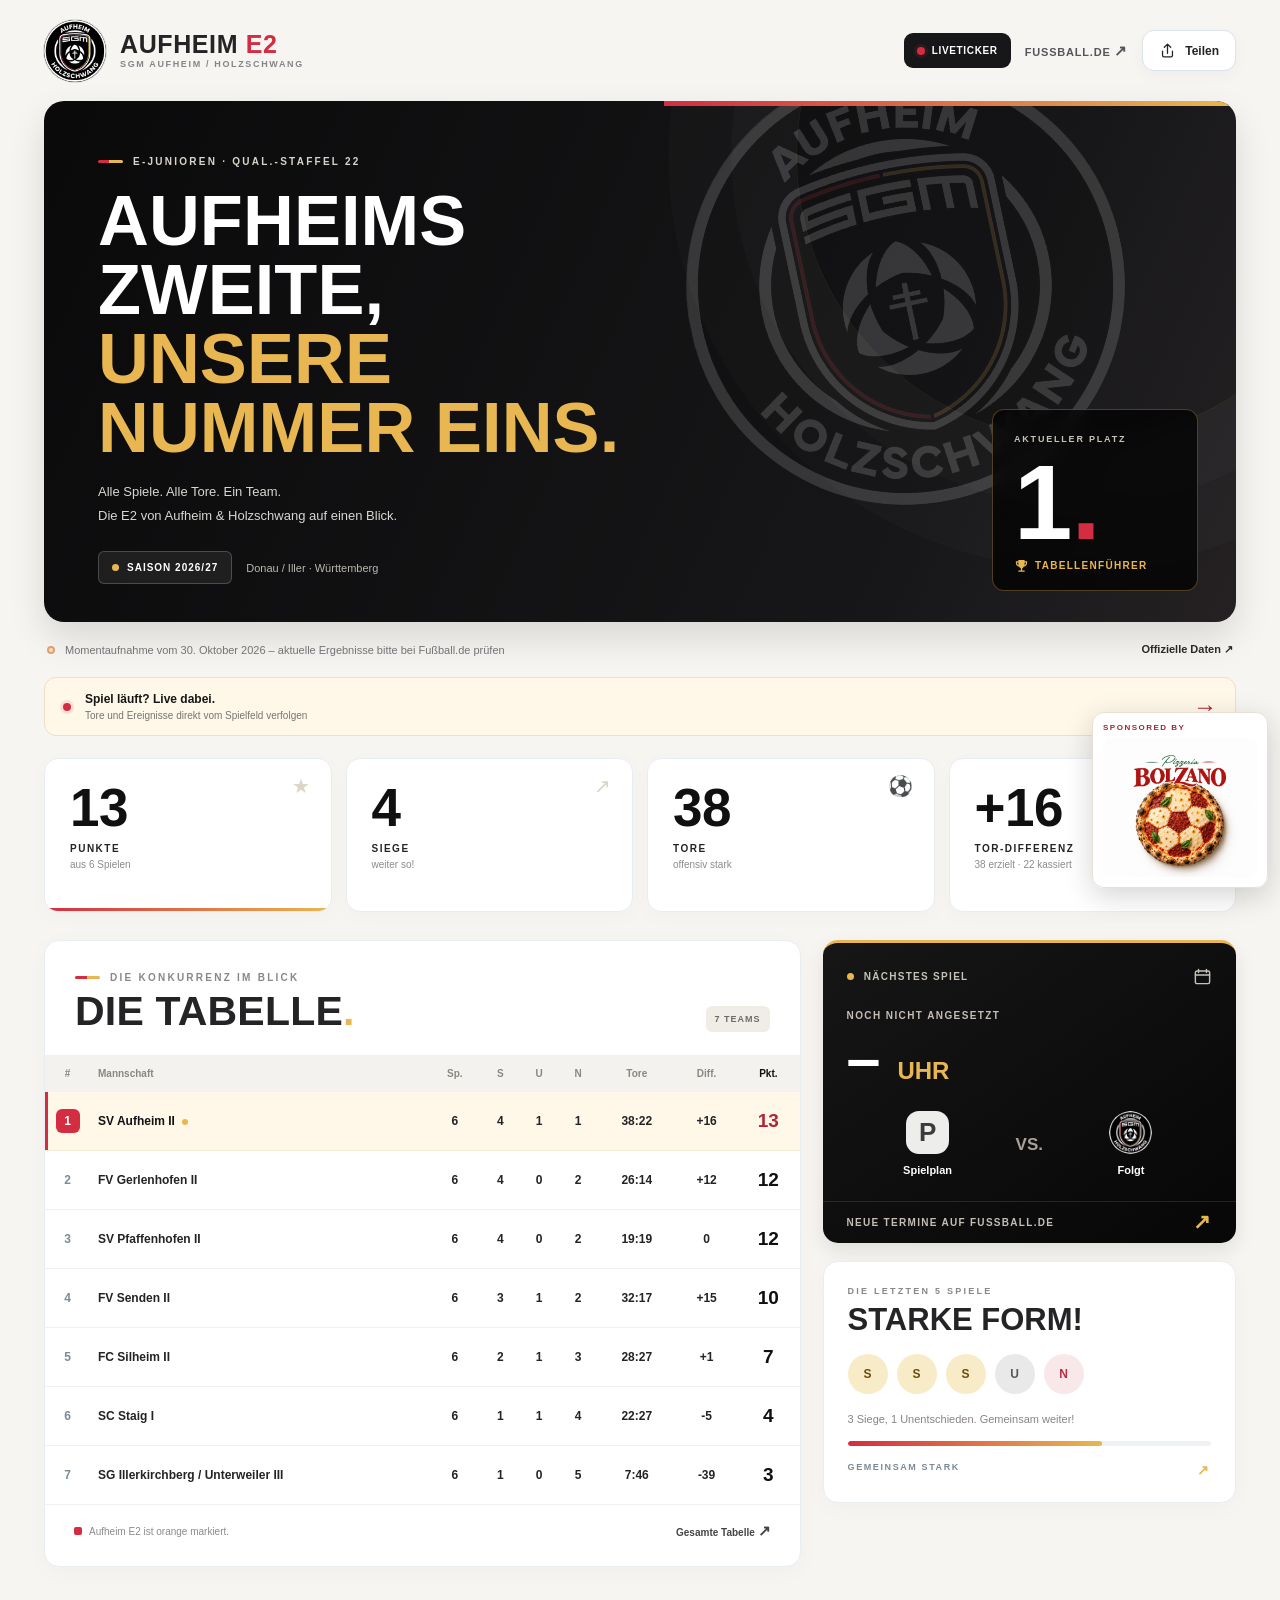
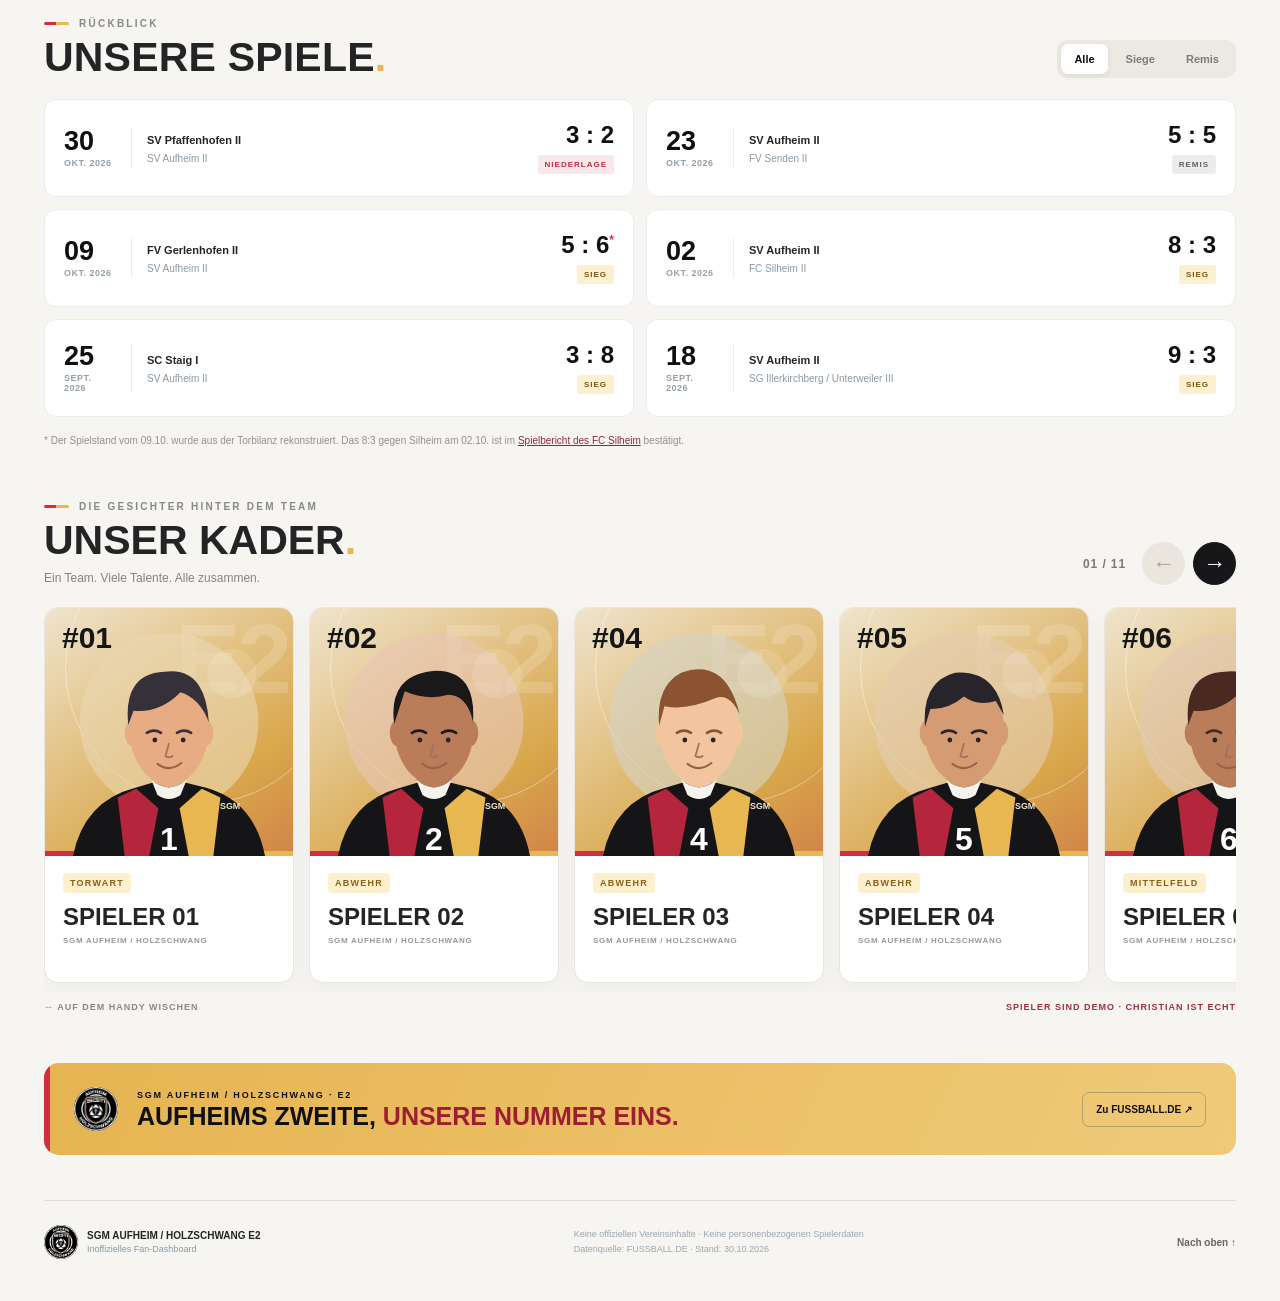
<file: index.html>
<!doctype html>
<html lang="de">
  <head>
    <meta charset="utf-8" />
    <meta name="viewport" content="width=device-width, initial-scale=1, viewport-fit=cover" />
    <meta name="theme-color" content="#101011" />
    <meta name="description" content="Inoffizielles mobiles Team-Dashboard der SV Aufheim E2 mit Tabelle, Ergebnissen und Spielterminen." />
    <meta property="og:title" content="SV Aufheim E2 – Team-Dashboard" />
    <meta property="og:description" content="Tabelle, Ergebnisse und nächste Spiele auf einen Blick." />
    <title>SV Aufheim E2 · Team-Dashboard</title>
    <link rel="stylesheet" href="styles.css?v=20261101c" />
    <script>
      // Jede neue Seitenöffnung prüft den zuletzt veröffentlichten Tabellenstand.
      // GitHub Pages und mobile Browser cachen statische Dateien andernfalls
      // teils mehrere Minuten auch nach einem erfolgreichen Workflow.
      (() => {
        const data = document.createElement("script");
        data.src = `data.js?fresh=${Date.now()}`;
        const loadApp = () => {
          const appendApp = () => {
            const app = document.createElement("script");
            app.src = "app.js?v=20261101c";
            document.head.append(app);
          };
          if (document.readyState === "loading") document.addEventListener("DOMContentLoaded", appendApp, { once: true });
          else appendApp();
        };
        data.onload = loadApp;
        data.onerror = loadApp;
        document.head.append(data);
      })();
    </script>
  </head>
  <body>
    <div class="page-shell">
      <header class="topbar" aria-label="Hauptnavigation">
        <a class="brand" href="#start" aria-label="Aufheim E2 – zum Anfang">
          <img class="crest" src="logo.png" width="62" height="62" alt="Wappen der SGM Aufheim Holzschwang" />
          <span class="brand-text"><strong>AUFHEIM <span>E2</span></strong><small>SGM AUFHEIM / HOLZSCHWANG</small></span>
        </a>
        <div class="nav-actions">
          <a class="live-nav-link" href="ticker.html"><span class="live-nav-dot"></span> LIVETICKER</a>
          <a class="source-link source-link-top" id="top-source" target="_blank" rel="noopener noreferrer" href="https://www.fussball.de/">FUSSBALL.DE <span aria-hidden="true">↗</span></a>
          <button class="share-button" id="share-button" type="button" aria-label="Seite teilen">
            <svg viewBox="0 0 24 24" width="17" height="17" fill="none" stroke="currentColor" stroke-width="1.8" stroke-linecap="round" stroke-linejoin="round" aria-hidden="true"><path d="M12 16V3m0 0 4.5 4.5M12 3 7.5 7.5"/><path d="M5 13v6a2 2 0 0 0 2 2h10a2 2 0 0 0 2-2v-6"/></svg>
            <span>Teilen</span>
          </button>
        </div>
      </header>

      <main id="start">
        <section class="hero" aria-labelledby="hero-title">
          <div class="hero-glow" aria-hidden="true"></div>
          <img class="hero-mark" src="logo.png" width="400" height="400" alt="" aria-hidden="true" />
          <div class="hero-copy">
            <div class="eyebrow light"><span class="eyebrow-dash"></span><span id="competition">E-JUNIOREN · QUAL.-STAFFEL 22</span></div>
            <h1 id="hero-title">Aufheims Zweite,<br /><em>unsere Nummer eins.</em></h1>
            <p>Alle Spiele. Alle Tore. Ein Team.<br />Die E2 von Aufheim & Holzschwang auf einen Blick.</p>
            <div class="hero-bottom">
              <span class="season-pill"><span class="orange-dot"></span><span id="season">SAISON 2026/27</span></span>
              <span class="hero-detail">Donau / Iller · Württemberg</span>
            </div>
          </div>
          <div class="hero-ranking" aria-label="Aktueller Tabellenplatz">
            <span class="ranking-kicker">AKTUELLER PLATZ</span>
            <div class="ranking-big"><span id="hero-rank">1</span><span class="ranking-period">.</span></div>
            <span class="ranking-label"><svg viewBox="0 0 24 24" width="15" height="15" fill="currentColor" aria-hidden="true"><path d="M7 3h10v2h4v3c0 3.2-2.4 5.7-5.5 5.9a5.5 5.5 0 0 1-2.5 2.9V20h4v2H7v-2h4v-3.3a5.5 5.5 0 0 1-2.5-2.8C5.4 13.7 3 11.2 3 8V5h4V3Zm0 4H5v1c0 1.6.8 2.9 2.2 3.5A9.8 9.8 0 0 1 7 9.7V7Zm10 0v2.7a9.8 9.8 0 0 1-.2 1.8C18.2 10.9 19 9.6 19 8V7h-2Z"/></svg> TABELLENFÜHRER</span>
          </div>
        </section>

        <div class="data-banner" role="status"><span class="banner-dot" aria-hidden="true"></span><span id="data-banner-text">Verifizierter Tabellenstand vom 30. Oktober 2026</span><a id="data-banner-source" href="https://www.fussball.de/" target="_blank" rel="noopener noreferrer">Offizielle Daten <span aria-hidden="true">↗</span></a></div>
        <a class="ticker-promo" href="ticker.html"><span class="live-nav-dot"></span><span><strong>Spiel läuft? Live dabei.</strong><small>Tore und Ereignisse direkt vom Spielfeld verfolgen</small></span><span aria-hidden="true">→</span></a>

        <section class="stat-grid" aria-label="Teamstatistik">
          <div class="stat-card"><span class="stat-icon" aria-hidden="true">★</span><span class="stat-value" id="stat-points">13</span><span class="stat-label">PUNKTE</span><span class="stat-hint">aus 5 Spielen</span></div>
          <div class="stat-card"><span class="stat-icon" aria-hidden="true">↗</span><span class="stat-value" id="stat-wins">4</span><span class="stat-label">SIEGE</span><span class="stat-hint">weiter so!</span></div>
          <div class="stat-card"><span class="stat-icon" aria-hidden="true">⚽</span><span class="stat-value" id="stat-goals">36</span><span class="stat-label">TORE</span><span class="stat-hint">offensiv stark</span></div>
          <div class="stat-card"><span class="stat-icon" aria-hidden="true">＋</span><span class="stat-value" id="stat-difference">+17</span><span class="stat-label">TOR-DIFFERENZ</span><span class="stat-hint">36 erzielt · 19 kassiert</span></div>
        </section>

        <div class="content-grid">
          <section class="panel standings-panel" id="tabelle" aria-labelledby="standings-title">
            <div class="section-heading"><div><div class="eyebrow"><span class="eyebrow-dash"></span> DIE KONKURRENZ IM BLICK</div><h2 id="standings-title">Die Tabelle<span class="orange-stop">.</span></h2></div><span class="round-label" id="league-team-count">7 TEAMS</span></div>
            <div class="table-scroller">
              <table class="league-table" aria-describedby="table-note">
                <thead><tr><th scope="col">#</th><th scope="col">Mannschaft</th><th scope="col">Sp.</th><th scope="col" class="desktop-col">S</th><th scope="col" class="desktop-col">U</th><th scope="col" class="desktop-col">N</th><th scope="col" class="desktop-col">Tore</th><th scope="col">Diff.</th><th scope="col" class="points-col">Pkt.</th></tr></thead>
                <tbody id="standings-body"></tbody>
              </table>
            </div>
            <div class="panel-foot"><p id="table-note"><span class="legend-indicator"></span> Aufheim E2 ist orange markiert.</p><a id="table-source" href="https://www.fussball.de/" target="_blank" rel="noopener noreferrer">Gesamte Tabelle <span aria-hidden="true">↗</span></a></div>
          </section>

          <aside class="sidebar" aria-label="Spiele und Form">
            <section class="next-match-card" id="naechstes-spiel" aria-labelledby="next-match-title">
              <div class="match-card-top"><span><span class="next-dot"></span> NÄCHSTES SPIEL</span><svg viewBox="0 0 24 24" width="19" height="19" fill="none" stroke="currentColor" stroke-width="1.8" stroke-linecap="round" stroke-linejoin="round" aria-hidden="true"><rect x="3" y="5" width="18" height="16" rx="2"/><path d="M7 3v4m10-4v4M3 10h18"/></svg></div>
              <div class="match-date" id="next-date">FR · 30. OKTOBER</div>
              <div class="match-time" id="next-time">16:15 <span>UHR</span></div>
              <div class="fixture-teams"><div class="fixture-team"><span class="mini-crest opponent">P</span><span id="next-home">SV Pfaffenhofen II</span></div><span class="fixture-versus">VS.</span><div class="fixture-team"><img class="mini-crest our-team" src="logo.png" width="43" height="43" alt="" /><span id="next-away">SV Aufheim II</span></div></div>
              <div class="match-bottom"><span id="next-note">AUSWÄRTSSPIEL</span><a id="next-source" href="https://www.fussball.de/" target="_blank" rel="noopener noreferrer" aria-label="Spiel auf Fußball.de ansehen">↗</a></div>
            </section>

            <section class="form-card" aria-labelledby="form-title">
              <div class="form-header"><span class="eyebrow">DIE LETZTEN 5 SPIELE</span><h3 id="form-title">Starke Form!</h3></div>
              <div class="form-circles" id="form-circles" aria-label="Formkurve"></div>
              <p id="form-copy">Vier Siege, ein Unentschieden. Noch ungeschlagen.</p>
              <div class="form-rule"><div id="form-rule-fill"></div></div>
              <span class="form-footer">GEMEINSAM STARK <span aria-hidden="true">↗</span></span>
            </section>
          </aside>
        </div>

        <section class="results-section" id="ergebnisse" aria-labelledby="results-title">
          <div class="section-heading results-heading"><div><div class="eyebrow"><span class="eyebrow-dash"></span> RÜCKBLICK</div><h2 id="results-title">Unsere Spiele<span class="orange-stop">.</span></h2></div><div class="filter-buttons" role="group" aria-label="Spiele filtern"><button class="filter-button active" type="button" data-filter="all" aria-pressed="true">Alle</button><button class="filter-button" type="button" data-filter="win" aria-pressed="false">Siege</button><button class="filter-button" type="button" data-filter="draw" aria-pressed="false">Remis</button></div></div>
          <div class="result-list" id="result-list" aria-live="polite"></div>
          <p class="results-note">* Der Spielstand vom 09.10. wurde aus der Torbilanz rekonstruiert. Das 8:3 gegen Silheim am 02.10. ist im <a href="https://www.fcsilheim.de/aktuelles/" target="_blank" rel="noopener noreferrer">Spielbericht des FC Silheim</a> bestätigt.</p>
        </section>


        <section class="squad-section" id="kader" aria-labelledby="squad-title">
          <div class="squad-head">
            <div>
              <div class="eyebrow"><span class="eyebrow-dash"></span> DIE GESICHTER HINTER DEM TEAM</div>
              <h2 id="squad-title">Unser Kader<span class="orange-stop">.</span></h2>
              <p class="squad-subtitle">Ein Team. Viele Talente. Alle zusammen.</p>
            </div>
            <div class="squad-controls" role="group" aria-label="Spieler-Galerie steuern">
              <span class="squad-counter" id="squad-counter" aria-live="polite">01 / 11</span>
              <button class="squad-arrow" id="squad-prev" type="button" aria-label="Vorheriger Spieler">←</button>
              <button class="squad-arrow" id="squad-next" type="button" aria-label="Nächster Spieler">→</button>
            </div>
          </div>
          <div class="squad-track" id="squad-track" role="region" aria-label="Spielerporträts – nach links und rechts wischen" tabindex="0"></div>
          <div class="squad-bottom"><span>↔ AUF DEM HANDY WISCHEN</span><span class="squad-demo-label">SPIELER SIND DEMO · CHRISTIAN IST ECHT</span></div>
        </section>

        <section class="closing-strip" aria-label="Team-Motto"><img class="closing-ball" src="logo.png" width="44" height="44" alt="" /><div><span class="closing-kicker">SGM AUFHEIM / HOLZSCHWANG · E2</span><strong>Aufheims Zweite, <em>unsere Nummer eins.</em></strong></div><a id="closing-source" href="https://www.fussball.de/" target="_blank" rel="noopener noreferrer">Zu FUSSBALL.DE <span aria-hidden="true">↗</span></a></section>
      </main>

      <footer class="site-footer"><div class="footer-brand"><img class="footer-circle" src="logo.png" width="34" height="34" alt="" /><span><strong>SGM AUFHEIM / HOLZSCHWANG E2</strong><small>Inoffizielles Fan-Dashboard</small></span></div><p>Keine offiziellen Vereinsinhalte · Keine personenbezogenen Spielerdaten<br />Datenquelle: FUSSBALL.DE · Stand: <span id="footer-updated">30.10.2026</span></p><a href="#start" class="back-to-top">Nach oben ↑</a></footer>
    </div>
    <aside class="sponsor-strip" aria-label="Werbung: Pizzeria Bolzano">
      <div class="sponsor-card">
        <span class="sponsor-label">SPONSORED BY</span>
        <img class="sponsor-image" src="sponsor-bolzano.jpg" alt="Pizzeria Bolzano – Fußball-Pizza" loading="eager" width="205" height="176" />
      </div>
    </aside>
    <div class="toast" id="toast" role="status" aria-live="polite"></div>
  </body>
</html>
</file>
<file: styles.css>
:root { color-scheme: light; --navy:#101011; --navy-2:#2b2b2d; --orange:#e8b751; --red:#d42d41; --ink:#242426; --muted:#77777a; --line:#e8e6e2; --paper:#f6f5f2; --green:#a77b26; --font-head:'Arial Narrow',Impact,sans-serif; --font-body:-apple-system,BlinkMacSystemFont,'Segoe UI',Arial,sans-serif; }
* { box-sizing:border-box; }
html { scroll-behavior:smooth; }
body { margin:0; background:var(--paper); color:var(--ink); font-family:var(--font-body); -webkit-font-smoothing:antialiased; }
button, a { -webkit-tap-highlight-color:transparent; }
button { font:inherit; }
a { color:inherit; }
.page-shell { max-width:1240px; margin:0 auto; padding:0 24px; }
.topbar { min-height:101px; display:flex; align-items:center; justify-content:space-between; gap:20px; }
.brand { display:inline-flex; gap:14px; align-items:center; text-decoration:none; }
.crest { width:62px; height:62px; border-radius:50%; object-fit:contain; flex-shrink:0; background:#050505; box-shadow:0 0 0 1px rgba(10,10,10,.12); }
.brand-text { display:flex; flex-direction:column; gap:2px; }
.brand-text strong { font:800 25px/.98 var(--font-head); letter-spacing:.6px; }
.brand-text strong span { color:var(--red); }
.brand-text small { letter-spacing:1.65px; font-size:9px; font-weight:800; color:#858588; }
.nav-actions { display:flex; align-items:center; gap:14px; }
.live-nav-link { display:inline-flex; align-items:center; gap:7px; color:#fff; background:#171719; font-size:10px; font-weight:900; letter-spacing:.65px; text-decoration:none; border-radius:9px; padding:12px 13px; }
.live-nav-dot { display:inline-block; height:8px; width:8px; border-radius:50%; background:var(--red); box-shadow:0 0 0 3px rgba(212,45,65,.12); flex-shrink:0; }
.ticker-promo { display:flex; align-items:center; gap:14px; padding:14px 18px; margin:0 0 22px; border-radius:12px; border:1px solid #f0dfc2; background:#fff8e8; text-decoration:none; color:#161616; }
.ticker-promo strong { font-size:12px; display:block; }
.ticker-promo small { font-size:10px; color:#787371; display:block; margin-top:4px; }
.ticker-promo > span:last-child { margin-left:auto; font-size:24px; color:#ab2639; }
.source-link { color:#55555a; text-decoration:none; font-size:11px; font-weight:800; letter-spacing:.8px; }
.source-link:hover, .panel-foot a:hover, .back-to-top:hover { color:var(--orange); }
.source-link span, .panel-foot a span { font-size:15px; }
.share-button { display:flex; align-items:center; gap:9px; border:1px solid #dce3ea; border-radius:12px; background:white; color:var(--ink); padding:11px 16px; font-size:12px; font-weight:800; cursor:pointer; box-shadow:0 5px 15px rgba(4,38,66,.035); }
.share-button:hover { border-color:var(--orange); }

.hero { background:linear-gradient(114deg,#0a0a0b 0%,#171719 75%,#252123 100%); min-height:366px; border-radius:20px; overflow:hidden; position:relative; color:white; display:flex; justify-content:space-between; align-items:stretch; box-shadow:0 16px 36px rgba(0,0,0,.12); isolation:isolate; }
.hero:before { content:""; position:absolute; height:5px; top:0; right:0; width:48%; background:linear-gradient(90deg,var(--red),var(--orange)); z-index:2; }
.hero-glow { position:absolute; z-index:-1; right:-130px; top:-230px; width:570px; height:570px; border:1px solid rgba(235,185,80,.10); border-radius:50%; box-shadow:0 0 0 65px rgba(255,255,255,.018), 0 0 0 128px rgba(255,255,255,.014); }
.hero-mark { position:absolute; width:440px; height:440px; object-fit:contain; right:110px; top:-35px; opacity:.14; transform:rotate(-12deg); pointer-events:none; user-select:none; }
.hero-copy { position:relative; z-index:1; padding:55px 54px 38px; max-width:690px; }
.eyebrow { display:flex; align-items:center; gap:10px; font-size:10px; letter-spacing:2.25px; font-weight:800; color:#88878a; }
.eyebrow.light { color:#d9d4c9; }
.eyebrow-dash { width:25px; height:3px; background:linear-gradient(90deg,var(--red) 0 46%,var(--orange) 46%); border-radius:2px; flex-shrink:0; }
h1, h2, h3, p { margin-top:0; }
.hero h1 { font:800 clamp(50px,5.5vw,77px)/.98 var(--font-head); text-transform:uppercase; letter-spacing:.1px; margin:19px 0 18px; }
.hero h1 em { font-style:normal; color:var(--orange); }
.hero p { font-size:13px; line-height:1.85; color:#d9d7d2; margin-bottom:23px; }
.hero-bottom { display:flex; align-items:center; flex-wrap:wrap; gap:14px; }
.season-pill { display:inline-flex; align-items:center; gap:8px; padding:10px 13px; border:1px solid rgba(255,255,255,.2); border-radius:6px; font-size:10px; font-weight:800; letter-spacing:1px; color:white; background:rgba(255,255,255,.07); }
.orange-dot { width:7px; height:7px; border-radius:50%; background:var(--orange); }
.hero-detail { font-size:11px; color:#bcb8b0; }
.hero-ranking { align-self:flex-end; z-index:1; width:206px; flex:0 0 206px; margin:0 38px 31px 0; padding:18px 21px 17px; background:rgba(0,0,0,.72); border:1px solid rgba(232,183,81,.32); border-radius:12px; backdrop-filter:blur(10px); }
.ranking-kicker { color:#c8c2b8; letter-spacing:1.8px; font-size:9px; font-weight:800; white-space:nowrap; }
.ranking-big { font:900 105px/.9 var(--font-head); letter-spacing:-1px; margin:10px 0 8px; }
.ranking-period { color:var(--red); }
.ranking-label { color:var(--orange); font-size:10px; font-weight:900; letter-spacing:1.3px; display:flex; gap:6px; align-items:center; }

.data-banner { display:flex; flex-wrap:wrap; align-items:center; gap:10px; min-height:55px; color:#77767a; padding:13px 3px; font-size:11px; }
.banner-dot { height:8px; width:8px; border:2px solid #60b594; border-radius:50%; background:#d5f0e6; flex-shrink:0; }
.data-banner a { margin-left:auto; color:var(--navy-2); font-weight:800; text-decoration:none; }
.data-banner a:hover { text-decoration:underline; }

.stat-grid { display:grid; grid-template-columns:repeat(4,minmax(0,1fr)); gap:14px; margin:2px 0 28px; }
.stat-card { position:relative; background:white; min-height:154px; border-radius:14px; padding:24px 25px 18px; border:1px solid #e8edf1; overflow:hidden; display:flex; flex-direction:column; box-shadow:0 5px 22px rgba(25,46,63,.025); }
.stat-card:after { content:""; position:absolute; bottom:0; left:0; width:100%; height:3px; background:transparent; }
.stat-card:first-child:after { background:linear-gradient(90deg,var(--red),var(--orange)); }
.stat-icon { position:absolute; top:17px; right:21px; color:#dbd5c6; font-size:20px; line-height:1; }
.stat-value { font:900 53px/.95 var(--font-head); letter-spacing:-.5px; color:var(--navy); }
.stat-label { font-size:10px; font-weight:900; letter-spacing:1.5px; margin:10px 0 5px; }
.stat-hint { font-size:10px; color:#8d8b8a; }

.content-grid { display:grid; grid-template-columns:minmax(0,1.83fr) minmax(280px,1fr); gap:22px; align-items:start; }
.panel, .form-card { background:white; border:1px solid #e8edf1; border-radius:15px; box-shadow:0 5px 25px rgba(25,46,63,.028); }
.standings-panel { padding:31px 0 9px; overflow:hidden; }
.section-heading { padding:0 30px 23px; display:flex; align-items:end; justify-content:space-between; gap:12px; }
.section-heading h2 { margin:8px 0 0; font:800 41px/1 var(--font-head); text-transform:uppercase; letter-spacing:.2px; }
.orange-stop { color:var(--orange); }
.round-label { white-space:nowrap; background:#f0ede7; border-radius:6px; color:#6d6b68; font-weight:900; font-size:9px; letter-spacing:1px; padding:8px 9px; }
.table-scroller { width:100%; overflow-x:auto; scrollbar-width:thin; }
.league-table { width:100%; border-collapse:collapse; table-layout:auto; }
.league-table th { padding:13px 8px; background:#f4f2ef; color:#8a8781; font-size:10px; font-weight:800; white-space:nowrap; text-align:center; }
.league-table th:nth-child(2) { text-align:left; }
.league-table th:first-child { width:45px; }
.league-table td { padding:17px 8px; font-size:12px; font-weight:650; border-bottom:1px solid #edf0f2; white-space:nowrap; text-align:center; }
.league-table tbody tr:last-child td { border-bottom:0; }
.league-table tbody tr.our-row { background:#fff8e9; }
.league-table tbody tr.our-row td { border-color:#f5ead6; }
.league-table tbody tr.our-row td:first-child { box-shadow:inset 3px 0 var(--red); }
.league-table td:first-child { font-weight:850; color:#7c8b98; }
.league-table .rank-badge { display:inline-flex; justify-content:center; align-items:center; min-width:24px; height:24px; border-radius:6px; font-weight:800; }
.league-table .our-row .rank-badge { background:var(--red); color:white; }
.league-table .team-cell { text-align:left; font-weight:750; min-width:188px; }
.league-table .our-row .team-cell { color:#121214; font-weight:900; }
.our-dot { width:6px; height:6px; margin-left:7px; border-radius:50%; background:var(--orange); display:inline-block; vertical-align:middle; }
.league-table .points-col { font-weight:900; color:var(--navy); }
.league-table td.points-col { font:900 19px var(--font-head); }
.league-table .our-row td.points-col { color:#b22537; }
.panel-foot { display:flex; justify-content:space-between; align-items:center; padding:17px 29px; gap:12px; border-top:1px solid #f0f2f3; }
.panel-foot p { margin:0; font-size:10px; color:#8d8b89; display:flex; align-items:center; gap:7px; }
.legend-indicator { width:8px; height:8px; background:var(--red); border-radius:2px; flex-shrink:0; }
.panel-foot a { font-size:10px; font-weight:900; color:#474343; text-decoration:none; white-space:nowrap; }
.sidebar { display:grid; gap:18px; }
.next-match-card { background:linear-gradient(145deg,#161617,#080809 90%); color:white; border-radius:15px; overflow:hidden; padding:24px 24px 0; box-shadow:0 8px 20px rgba(0,0,0,.09); border-top:3px solid var(--orange); }
.match-card-top { display:flex; justify-content:space-between; align-items:center; color:#c6c1b9; font-size:10px; letter-spacing:1.3px; font-weight:800; }
.next-dot { display:inline-block; height:7px; width:7px; border-radius:50%; background:var(--orange); margin-right:6px; }
.match-date { color:#c4beb5; font-size:10px; letter-spacing:1.4px; font-weight:850; margin-top:24px; }
.match-time { font:900 61px/.97 var(--font-head); margin:8px 0 23px; }
.match-time span { color:var(--orange); font-size:24px; }
.fixture-teams { display:flex; gap:7px; align-items:center; justify-content:space-between; padding-bottom:23px; }
.fixture-team { display:flex; flex:1; min-width:0; flex-direction:column; align-items:center; text-align:center; gap:9px; font-size:11px; line-height:1.35; font-weight:800; }
.mini-crest { display:grid; place-items:center; height:43px; width:43px; font:900 26px var(--font-head); border-radius:13px; }
.mini-crest.opponent { background:#ededec; color:#3b3b3d; }
.mini-crest.our-team { background:#080808; border-radius:50%; object-fit:contain; color:var(--navy); }
.fixture-versus { color:#aaa29a; font:900 17px var(--font-head); }
.match-bottom { margin:0 -24px; padding:13px 24px; border-top:1px solid rgba(255,255,255,.11); display:flex; justify-content:space-between; align-items:center; color:#c4beb6; font-size:10px; letter-spacing:1.3px; font-weight:850; }
.match-bottom a { color:var(--orange); text-decoration:none; font-size:21px; line-height:.7; }
.form-card { padding:24px; }
.form-header .eyebrow { font-size:9px; }
.form-header h3 { font:900 31px/1 var(--font-head); text-transform:uppercase; margin:8px 0 19px; }
.form-circles { display:flex; gap:9px; }
.form-circle { width:40px; height:40px; display:grid; place-items:center; border-radius:50%; font-size:12px; font-weight:900; background:#f8ebc8; color:#6b4c0d; }
.form-circle.draw { background:#e9e9e9; color:#585858; }
.form-circle.loss { background:#f8e8e9; color:#bb2d43; }
.form-card p { font-size:11px; color:#888482; line-height:1.65; margin:16px 0 13px; }
.form-rule { background:#eef2f4; height:5px; border-radius:5px; overflow:hidden; }
.form-rule div { height:100%; width:0; background:linear-gradient(90deg,var(--red),var(--orange)); border-radius:5px; }
.form-footer { font-size:9px; font-weight:900; letter-spacing:1.6px; color:#7a8a98; display:flex; justify-content:space-between; margin-top:16px; }
.form-footer span { color:var(--orange); font-size:14px; }

.results-section { margin:51px 0 52px; }
.results-heading { padding:0 0 21px; }
.filter-buttons { display:flex; gap:5px; padding:4px; border-radius:10px; background:#ece9e3; }
.filter-button { border:0; color:#7e7b77; background:transparent; padding:9px 13px; border-radius:7px; font-weight:800; font-size:11px; cursor:pointer; }
.filter-button:hover { color:var(--navy); }
.filter-button.active { background:white; color:var(--navy); box-shadow:0 2px 7px rgba(0,0,0,.06); }
.result-list { display:grid; grid-template-columns:repeat(2,minmax(0,1fr)); gap:12px; }
.result-card { display:grid; grid-template-columns:68px minmax(0,1fr) auto; align-items:center; column-gap:15px; background:white; border:1px solid #e8edf1; border-radius:12px; padding:18px 19px; min-height:98px; }
.result-date { border-right:1px solid #e9edf0; padding-right:15px; display:flex; flex-direction:column; gap:3px; }
.result-date strong { color:var(--navy); font:800 27px/1 var(--font-head); }
.result-date span { color:#95a1aa; font-size:9px; font-weight:900; letter-spacing:.5px; }
.result-names { min-width:0; }
.result-names strong { display:block; font-size:11px; line-height:1.45; font-weight:800; white-space:nowrap; overflow:hidden; text-overflow:ellipsis; }
.result-names small { display:block; font-size:10px; color:#8a98a3; margin-top:4px; white-space:nowrap; overflow:hidden; text-overflow:ellipsis; }
.result-score { display:flex; flex-direction:column; gap:8px; align-items:end; min-width:70px; }
.score-text { color:var(--navy); font:900 24px/1 var(--font-head); white-space:nowrap; }
.score-unknown { font:800 14px/1 var(--font-body); color:var(--navy); }
.outcome-tag { font-size:8px; font-weight:900; letter-spacing:1px; border-radius:3px; padding:5px 7px; background:#fbf0cf; color:#785511; }
.outcome-tag.draw { background:#ececec; color:#626267; }
.outcome-tag.loss { background:#f8e8e9; color:#bb2d43; }
.results-note { margin:16px 0 0; color:#93908e; font-size:10px; line-height:1.6; }
.empty-results { background:white; border:1px dashed #cdd8df; border-radius:12px; padding:32px; color:#718597; text-align:center; grid-column:1/-1; font-size:13px; }
.closing-strip { background:linear-gradient(115deg,#e6b451,#f0ca79); color:var(--navy); display:flex; align-items:center; gap:19px; border-radius:15px; padding:24px 30px; margin-bottom:45px; position:relative; overflow:hidden; }
.closing-strip:before { content:""; width:6px; position:absolute; top:0; bottom:0; left:0; background:var(--red); }
.closing-ball { width:44px; height:44px; object-fit:contain; background:#080808; border-radius:50%; flex-shrink:0; }
.closing-strip div { display:flex; flex-direction:column; gap:4px; }
.closing-kicker { font-size:9px; font-weight:900; letter-spacing:1.8px; }
.closing-strip strong { font:800 25px/1 var(--font-head); text-transform:uppercase; }
.closing-strip strong em { font-style:normal; color:#9e1e31; }
.closing-strip a { margin-left:auto; text-decoration:none; padding:11px 13px; border:1px solid rgba(9,43,70,.25); border-radius:7px; font-size:10px; font-weight:900; white-space:nowrap; }
.closing-strip a:hover { background:rgba(255,255,255,.16); }
.sponsor-strip { position:fixed; z-index:10; right:12px; bottom:12px; right:max(12px,env(safe-area-inset-right)); bottom:max(12px,env(safe-area-inset-bottom)); margin:0; pointer-events:none; }
.sponsor-card { width:176px; padding:9px 10px 10px; background:rgba(255,255,255,.98); border:1px solid #e7e0d4; border-radius:12px; box-shadow:0 8px 28px rgba(20,20,20,.18); }
.sponsor-label { display:block; font-size:8px; line-height:1.4; font-weight:900; color:#9d2739; letter-spacing:1.5px; margin-bottom:5px; }
.sponsor-image { display:block; width:100%; height:139px; object-fit:cover; object-position:center 49%; border-radius:7px; background:white; }
.site-footer { display:flex; align-items:center; gap:20px; border-top:1px solid #e1dcd2; padding:24px 0 42px; }
.footer-brand { display:flex; align-items:center; gap:9px; }
.footer-circle { width:34px; height:34px; object-fit:contain; background:#080808; border-radius:50%; }
.footer-brand span:last-child { display:flex; flex-direction:column; gap:3px; }
.footer-brand strong { font-size:10px; white-space:nowrap; }
.footer-brand small { color:#8798a6; font-size:9px; }
.site-footer p { color:#9aa6ae; font-size:9px; line-height:1.7; margin:0 auto; }
.back-to-top { color:#686461; font-size:10px; font-weight:800; text-decoration:none; white-space:nowrap; }
.toast { position:fixed; bottom:24px; left:50%; transform:translate(-50%,12px); padding:12px 19px; color:white; background:var(--navy); border-radius:9px; font-size:12px; font-weight:700; box-shadow:0 14px 30px rgba(0,0,0,.2); opacity:0; pointer-events:none; transition:opacity .2s, transform .2s; z-index:4; }
.toast.show { transform:translate(-50%,0); opacity:1; }
:focus-visible { outline:3px solid var(--orange); outline-offset:3px; }

@media (max-width:1020px) {
  .page-shell { padding:0 18px; }
  .hero-copy { padding:47px 38px 35px; }
  .hero-ranking { margin-right:22px; }
  .hero-mark { right:30px; }
  .content-grid { grid-template-columns:1fr; }
  .sidebar { grid-template-columns:1fr 1fr; }
  .result-card { column-gap:10px; }
}
@media (max-width:700px) {
  .live-nav-link { font-size:9px; padding:11px 9px; }
  .page-shell { padding:0 13px; }
  .topbar { min-height:82px; }
  .crest { width:48px; height:48px; }
  .brand { gap:9px; }
  .brand-text strong { font-size:22px; }
  .brand-text small { font-size:8px; letter-spacing:1.7px; }
  .source-link-top { display:none; }
  .share-button { padding:11px; border-radius:10px; }
  .share-button span { display:none; }
  .hero { min-height:405px; border-radius:15px; }
  .hero-copy { padding:35px 24px 129px; }
  .hero h1 { font-size:clamp(47px,10.4vw,70px); margin:17px 0 15px; }
  .hero p { font-size:12px; }
  .hero-detail { display:none; }
  .hero-mark { right:-85px; top:115px; width:300px; height:300px; opacity:.13; }
  .hero-ranking { position:absolute; right:17px; bottom:19px; width:149px; height:110px; margin:0; padding:12px 14px; display:grid; align-content:center; }
  .ranking-kicker { font-size:8px; letter-spacing:1px; }
  .ranking-big { font-size:55px; margin:1px 0 5px; }
  .ranking-label { font-size:8px; }
  .ranking-label svg { width:11px; }
  .data-banner { font-size:10px; line-height:1.4; }
  .data-banner a { white-space:nowrap; }
  .stat-grid { grid-template-columns:repeat(2,minmax(0,1fr)); gap:10px; margin-bottom:19px; }
  .stat-card { min-height:127px; border-radius:11px; padding:18px 17px 13px; }
  .stat-value { font-size:47px; }
  .stat-icon { top:14px; right:13px; }
  .stat-label { font-size:9px; margin-top:7px; }
  .stat-hint { font-size:9px; }
  .section-heading { padding:0 18px 20px; }
  .section-heading h2 { font-size:35px; }
  .standings-panel { padding-top:24px; }
  .league-table th { padding:11px 5px; font-size:9px; }
  .league-table td { padding:14px 5px; font-size:11px; }
  .league-table .desktop-col { display:none; }
  .league-table .team-cell { min-width:0; white-space:normal; line-height:1.25; }
  .league-table td:nth-child(2) { width:46%; }
  .league-table td.points-col { font-size:20px; }
  .league-table th:first-child { width:32px; }
  .panel-foot { padding:15px 17px; }
  .panel-foot p { font-size:9px; }
  .panel-foot a { font-size:9px; }
  .sidebar { grid-template-columns:1fr; gap:12px; }
  .next-match-card { padding-top:21px; }
  .match-date { margin-top:21px; }
  .match-time { font-size:60px; margin-bottom:20px; }
  .fixture-teams { justify-content:space-around; }
  .fixture-team { flex:0 1 35%; }
  .form-card { padding:21px; }
  .results-section { margin:38px 0; }
  .results-heading { padding:0 0 19px; align-items:start; }
  .filter-buttons { margin-top:3px; }
  .filter-button { padding:8px 10px; font-size:10px; }
  .result-list { grid-template-columns:1fr; gap:9px; }
  .result-card { min-height:87px; padding:14px; }
  .closing-strip { padding:19px; gap:10px; margin-bottom:27px; }
  .closing-ball { width:36px; height:36px; }
  .closing-strip strong { font-size:22px; }
  .closing-strip a { display:none; }
  .sponsor-card { width:122px; padding:7px; border-radius:9px; }
  .sponsor-label { font-size:7px; letter-spacing:.9px; margin-bottom:3px; }
  .sponsor-image { height:105px; border-radius:5px; }
  .site-footer { display:grid; grid-template-columns:1fr auto; row-gap:18px; padding-bottom:28px; }
  .site-footer p { grid-row:2; grid-column:1/-1; margin:0; }
}
@media (max-width:365px) {
  .hero { min-height:415px; }
  .hero h1 { font-size:46px; }
  .hero-detail { display:none; }
  .filter-buttons { gap:0; }
  .filter-button { padding:8px 8px; }
  .section-heading h2 { font-size:32px; }
}
@media (prefers-reduced-motion:reduce) { html { scroll-behavior:auto; } .toast { transition:none; } }


/* Horizontal wischbarer Demo-Kader – keine Fotos oder Daten realer Kinder. */
.squad-section { margin:52px 0 51px; }
.squad-head { display:flex; align-items:flex-end; justify-content:space-between; gap:18px; margin-bottom:22px; }
.squad-head h2 { font:800 41px/1 var(--font-head); text-transform:uppercase; margin:8px 0 0; }
.squad-subtitle { font-size:12px; color:#87837c; margin:10px 0 0; }
.squad-controls { display:flex; align-items:center; gap:8px; }
.squad-counter { font:850 12px var(--font-body); letter-spacing:.9px; color:#807971; white-space:nowrap; margin-right:8px; }
.squad-arrow { width:43px; height:43px; display:grid; place-items:center; background:#171719; border:1px solid #171719; border-radius:50%; color:white; font-size:23px; line-height:1; cursor:pointer; transition:background .2s,border-color .2s; }
.squad-arrow:hover:not(:disabled) { background:#b42b40; border-color:#b42b40; }
.squad-arrow:disabled { background:#eae6dd; border-color:#eae6dd; color:#aaa39b; cursor:default; }
.squad-track { display:grid; grid-auto-flow:column; grid-auto-columns:250px; gap:15px; overflow-x:auto; overscroll-behavior-x:contain; scroll-snap-type:x mandatory; scroll-padding:0 0; -webkit-overflow-scrolling:touch; padding:0 0 9px; scrollbar-width:none; }
.squad-track::-webkit-scrollbar { display:none; }
.squad-card { scroll-snap-align:start; min-width:0; border-radius:14px; overflow:hidden; background:#fff; border:1px solid #e9e6e1; box-shadow:0 7px 22px rgba(0,0,0,.04); }
.squad-portrait { background:linear-gradient(145deg,#efe4cd 0%,#d9a74b 72%,#bb2c41 170%); height:248px; display:flex; align-items:flex-end; position:relative; overflow:hidden; }
.squad-portrait:before { content:""; position:absolute; width:270px; height:270px; border:1px solid rgba(255,255,255,.4); border-radius:50%; left:20px; top:-76px; }
.squad-portrait:after { content:""; height:5px; width:100%; background:linear-gradient(90deg,var(--red) 0 50%,var(--orange) 50%); position:absolute; bottom:0; left:0; }
.squad-avatar { width:100%; height:100%; max-height:258px; position:relative; z-index:1; display:block; transform:translateY(8px); }
.squad-jersey-num { position:absolute; z-index:2; top:15px; left:17px; font:900 30px/1 var(--font-head); color:#161618; }
.squad-watermark { position:absolute; right:4px; top:2px; font:900 98px/1 var(--font-head); letter-spacing:-3px; color:rgba(255,255,255,.17); pointer-events:none; }
.squad-card-info { padding:17px 18px 18px; display:flex; flex-direction:column; align-items:flex-start; min-height:112px; }
.squad-position { font-size:9px; letter-spacing:1.25px; text-transform:uppercase; font-weight:900; border-radius:4px; padding:5px 7px; background:#fcf0cf; color:#8c6016; }
.squad-card-info strong { font:900 24px/1.15 var(--font-head); text-transform:uppercase; margin:10px 0 5px; }
.squad-teamline { font-size:8px; font-weight:850; color:#9b9690; letter-spacing:.7px; }
.squad-bottom { display:flex; align-items:center; justify-content:space-between; gap:12px; flex-wrap:wrap; margin-top:10px; }
.squad-bottom span { font-size:9px; font-weight:850; letter-spacing:1px; color:#8c8780; }
.squad-demo-label { color:#9f3040 !important; }
.score-inferred-flag { color:var(--red); font:900 12px var(--font-body); vertical-align:super; }
.results-note a { color:#90263a; text-decoration:underline; }
@media(max-width:700px) {
  .squad-section { margin:38px 0; }
  .squad-head { align-items:flex-end; margin-bottom:17px; }
  .squad-head h2 { font-size:35px; }
  .squad-subtitle { font-size:11px; max-width:210px; line-height:1.45; }
  .squad-counter { display:none; }
  .squad-arrow { width:34px; height:34px; font-size:19px; }
  .squad-controls { gap:5px; }
  .squad-track { grid-auto-columns:min(66vw,245px); gap:12px; }
  .squad-portrait { height:237px; }
  .squad-bottom { align-items:flex-start; flex-direction:column; gap:6px; }
}
@media (prefers-reduced-motion:reduce) { .squad-arrow { transition:none; } }

/* Persönliche CEP-Karte – echtes Foto als Abschluss der Demo-Galerie. */
.squad-cep-card { border-color:#e7d2a3; box-shadow:0 8px 25px rgba(92,61,25,.12); }
.squad-cep-portrait { background:#d0c7ba; }
.squad-cep-photo { display:block; width:100%; height:100%; object-fit:cover; object-position:center 28%; }
.squad-cep-info { justify-content:center; align-items:flex-start; min-height:126px; padding:14px 18px 17px; }
.squad-cep-info .squad-cep-name { font:900 29px/1.04 var(--font-head); color:#171719; letter-spacing:.3px; margin:0 0 10px; }
.squad-cep-role { display:inline-flex; align-items:center; border-radius:4px; padding:4px 8px; margin:0 0 8px; background:#f8e9e3; color:#ad293d; font-size:10px; line-height:1.1; letter-spacing:1.7px; font-weight:900; }
.squad-cep-title { display:block; font-size:11px; line-height:1.35; font-weight:750; color:#555056; }
</file>
